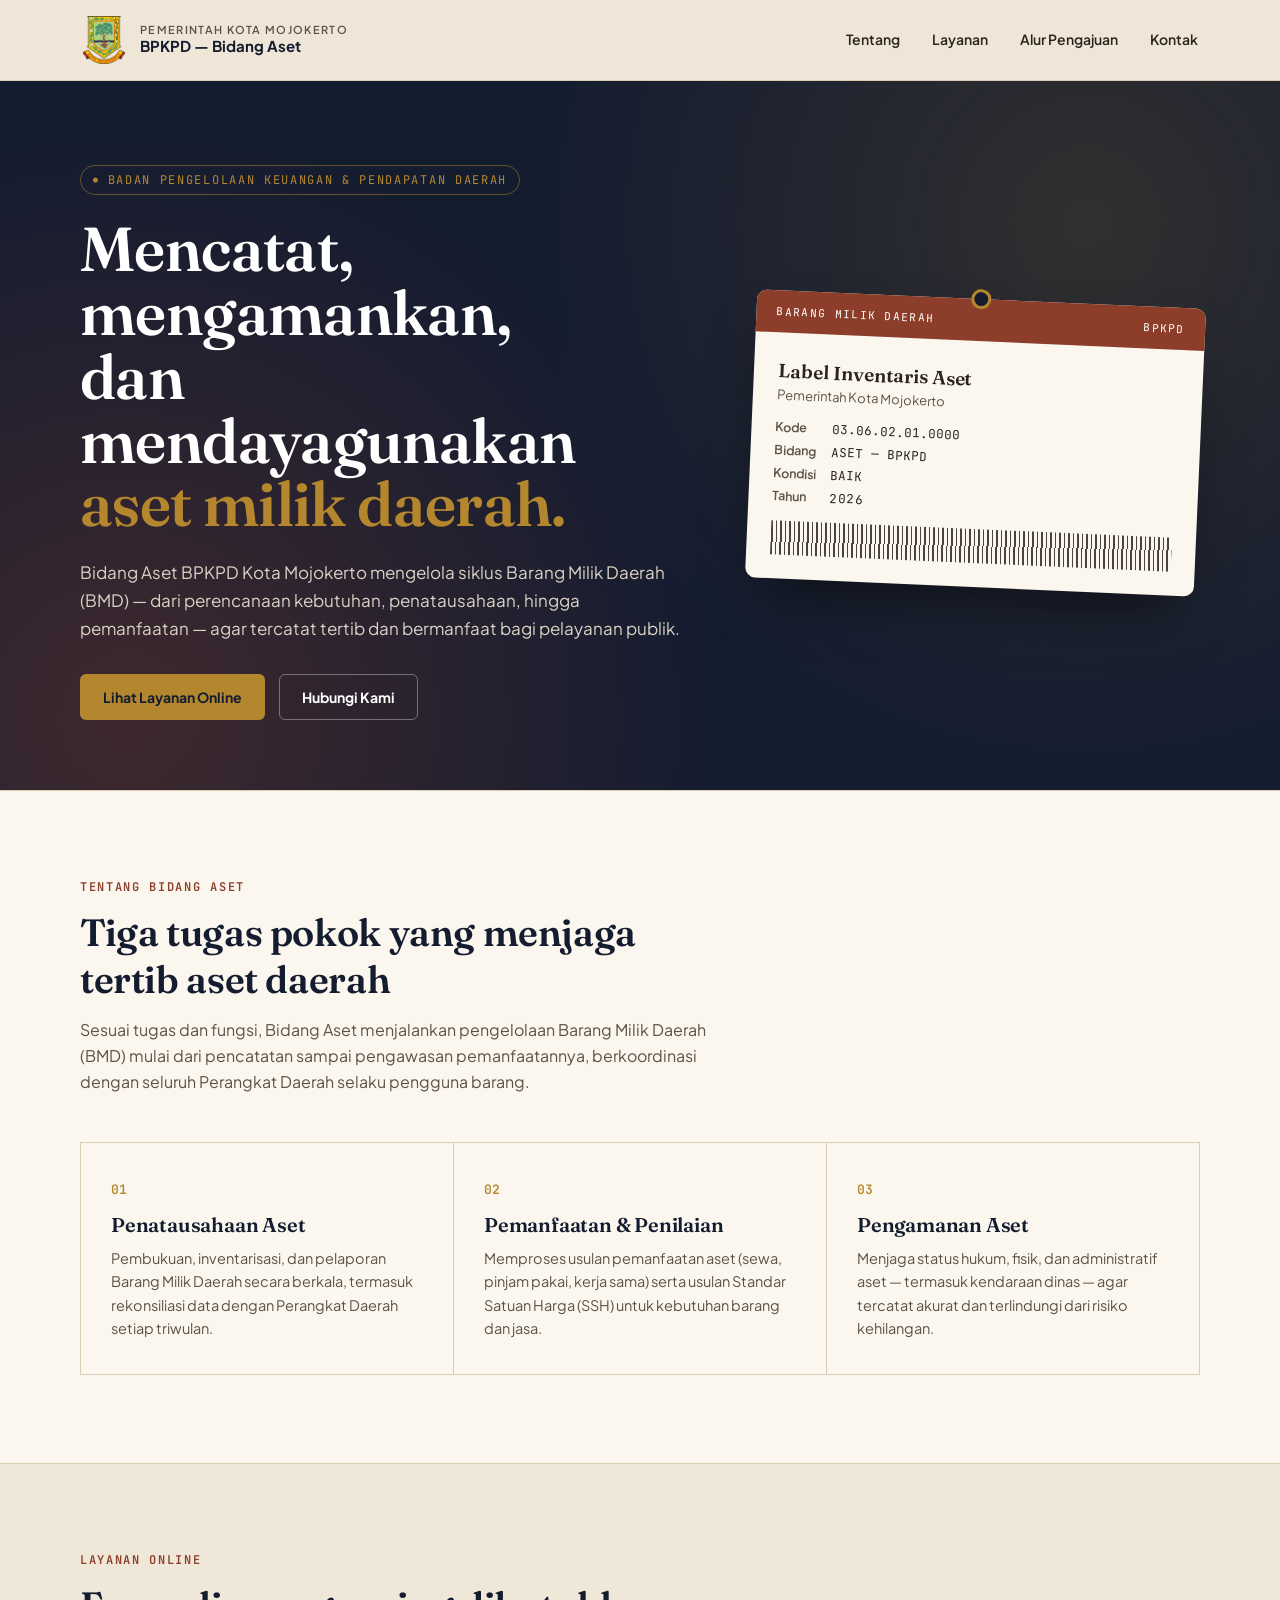
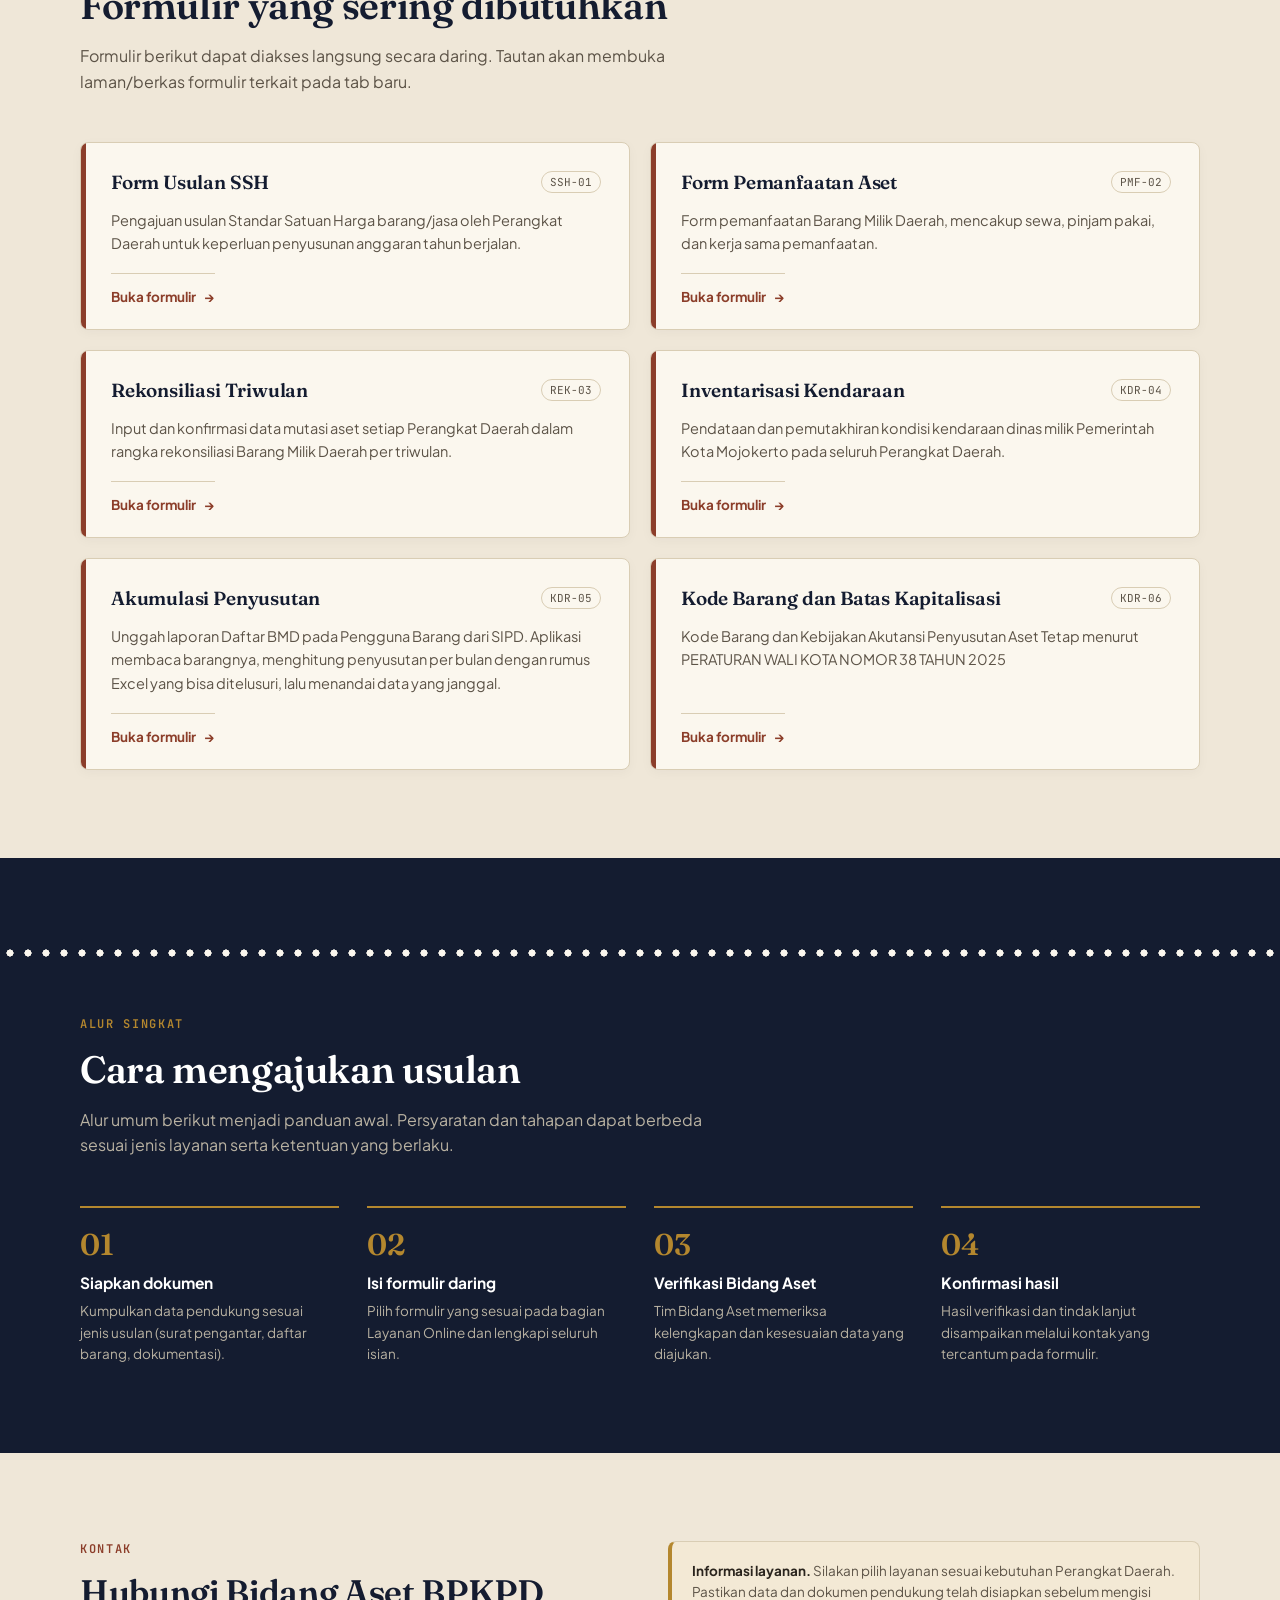
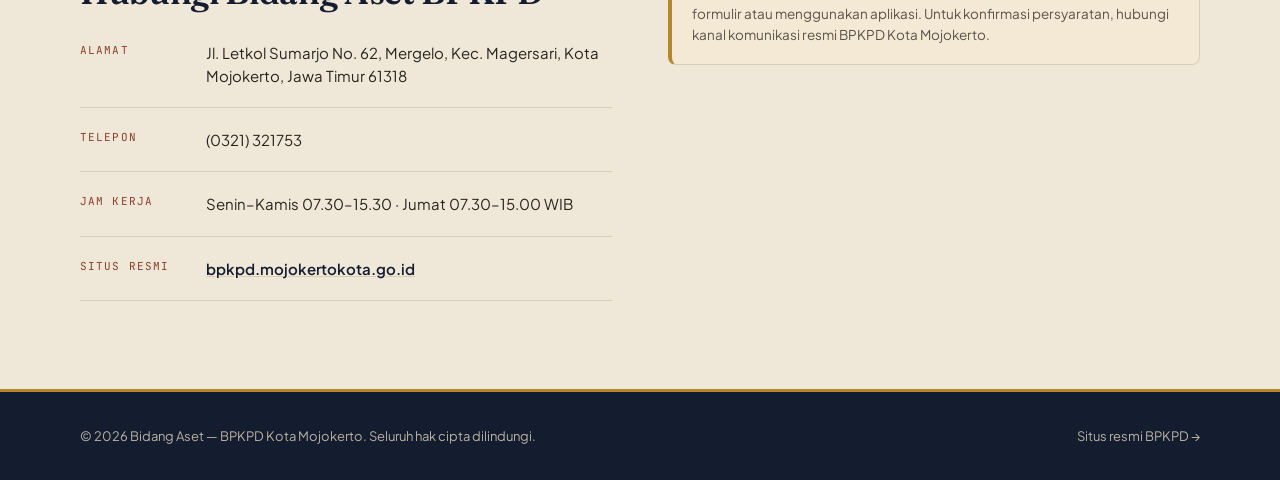
<file: index.html>
<!DOCTYPE html>
<html lang="id">
<head>
<meta charset="UTF-8">
<meta name="viewport" content="width=device-width, initial-scale=1.0">
<title>Bidang Aset — BPKPD Kota Mojokerto</title>
<meta name="description" content="Bidang Aset, Badan Pengelolaan Keuangan dan Pendapatan Daerah (BPKPD) Kota Mojokerto. Layanan usulan SSH, pemanfaatan aset, rekonsiliasi triwulan, dan inventarisasi kendaraan dinas.">
<link rel="icon" href="data:,">
<link id="favicon" rel="shortcut icon" src="assets/logo.png" type="image/png">
<link rel="preconnect" href="https://fonts.googleapis.com">
<link rel="preconnect" href="https://fonts.gstatic.com" crossorigin>
<link href="https://fonts.googleapis.com/css2?family=Fraunces:opsz,wght@9..144,400;9..144,500;9..144,600;9..144,700&family=Plus+Jakarta+Sans:wght@400;500;600;700;800&family=JetBrains+Mono:wght@400;500;600&display=swap" rel="stylesheet">
<style>
  :root{
    --brick:#8C3E2A;
    --brick-deep:#6E2F20;
    --navy:#1E2A46;
    --navy-deep:#141C30;
    --gold:#B4872E;
    --parchment:#EFE7D8;
    --card:#FBF7EE;
    --ink:#2A241D;
    --ink-soft:#5C5347;
    --line:#D9CDB4;
    --radius:2px;
  }
  *{box-sizing:border-box;}
  html{scroll-behavior:smooth;}
  body{
    margin:0;
    background:var(--parchment);
    color:var(--ink);
    font-family:'Plus Jakarta Sans', sans-serif;
    -webkit-font-smoothing:antialiased;
  }
  h1,h2,h3{
    font-family:'Fraunces', serif;
    margin:0;
    color:var(--navy-deep);
    letter-spacing:-0.01em;
  }
  .mono{
    font-family:'JetBrains Mono', monospace;
    letter-spacing:.04em;
  }
  a{color:inherit;}
  img{max-width:100%;display:block;}
  .wrap{max-width:1120px;margin:0 auto;padding:0 28px;}
  :focus-visible{outline:3px solid var(--gold); outline-offset:3px;}

  /* perforated tag edge, reused as a structural motif */
  .tag-edge{
    height:14px;
    background-image:radial-gradient(circle, var(--parchment) 3.5px, transparent 3.6px);
    background-size:18px 18px;
    background-position:center;
  }
  .tag-edge.on-navy{background-image:radial-gradient(circle, var(--navy-deep) 3.5px, transparent 3.6px);}
  .tag-edge.on-card{background-image:radial-gradient(circle, var(--card) 3.5px, transparent 3.6px);}

  /* ---------- header ---------- */
  header{
    position:sticky; top:0; z-index:50;
    background:rgba(239,231,216,.92);
    backdrop-filter:blur(6px);
    border-bottom:1px solid var(--line);
  }
  .nav{
    display:flex; align-items:center; justify-content:space-between;
    padding:16px 0;
  }
  .brand{display:flex; align-items:center; gap:12px;}
  .crest{
    width:40px; height:40px; border-radius:50%;
    background:var(--navy-deep);
    display:flex; align-items:center; justify-content:center;
    color:var(--gold); font-family:'Fraunces',serif; font-weight:700; font-size:18px;
    border:2px solid var(--gold);
    flex-shrink:0;
  }
  .brand-text .eyebrow{
    font-size:11px; text-transform:uppercase; letter-spacing:.12em;
    color:var(--ink-soft); font-weight:600;
  }
  .brand-text .name{font-weight:700; font-size:15px; color:var(--navy-deep);}
  nav.links{display:flex; gap:28px; font-size:14px; font-weight:600;}
  nav.links a{text-decoration:none; color:var(--ink); padding:6px 2px; border-bottom:2px solid transparent;}
  nav.links a:hover{border-color:var(--brick);}
  .menu-btn{display:none; background:none; border:none; cursor:pointer; padding:6px;}
  .menu-btn span{display:block; width:22px; height:2px; background:var(--navy-deep); margin:5px 0;}

  /* ---------- hero ---------- */
  .hero{
    background:var(--navy-deep);
    color:#fff;
    position:relative;
    overflow:hidden;
    padding:72px 0 0;
  }
  .hero::before{
    content:"";
    position:absolute; inset:0;
    background:
      radial-gradient(circle at 85% 20%, rgba(180,135,46,.18), transparent 45%),
      radial-gradient(circle at 10% 90%, rgba(140,62,42,.35), transparent 45%);
    pointer-events:none;
  }
  .hero-grid{
    position:relative;
    display:grid; grid-template-columns:1.15fr .85fr; gap:48px; align-items:center;
    padding-bottom:56px;
  }
  .kicker{
    display:inline-flex; align-items:center; gap:8px;
    font-family:'JetBrains Mono',monospace; font-size:12px; letter-spacing:.14em; text-transform:uppercase;
    color:var(--gold); border:1px solid rgba(180,135,46,.5); padding:6px 12px; border-radius:999px;
    margin-bottom:22px;
  }
  .kicker::before{content:"●"; font-size:8px;}
  .hero h1{
    font-size:clamp(38px, 5.4vw, 62px);
    line-height:1.03;
    color:#fff;
    font-weight:600;
  }
  .hero h1 em{
    font-style:normal; color:var(--gold);
  }
  .hero p.lead{
    margin:22px 0 32px;
    font-size:17px; line-height:1.65;
    color:#D9D2C4;
    max-width:46ch;
  }
  .cta-row{display:flex; gap:14px; flex-wrap:wrap;}
  .btn{
    display:inline-flex; align-items:center; gap:8px;
    padding:13px 22px; border-radius:2px;
    font-weight:700; font-size:14px; text-decoration:none;
    border:1px solid transparent; cursor:pointer; transition:transform .15s ease;
  }
  .btn:hover{transform:translateY(-1px);}
  .btn-gold{background:var(--gold); color:var(--navy-deep);}
  .btn-outline{border-color:rgba(255,255,255,.35); color:#fff;}
  .btn-brick{background:var(--brick); color:#fff;}
  .btn-brick:hover{background:var(--brick-deep);}

  /* the signature: an asset tag card */
  .asset-tag{
    background:var(--card);
    color:var(--ink);
    border-radius:4px;
    box-shadow:0 30px 60px -20px rgba(0,0,0,.55);
    transform:rotate(2.5deg);
    position:relative;
  }
  .asset-tag .tag-top{
    background:var(--brick);
    color:#fff;
    padding:14px 20px;
    display:flex; justify-content:space-between; align-items:center;
  }
  .asset-tag .tag-top .label{
    font-family:'JetBrains Mono',monospace; font-size:11px; letter-spacing:.12em; text-transform:uppercase;
  }
  .asset-tag .tag-body{padding:22px 20px 20px;}
  .asset-tag .tag-body .item-name{font-family:'Fraunces',serif; font-size:19px; font-weight:600; margin-bottom:4px;}
  .asset-tag .tag-body .item-sub{font-size:13px; color:var(--ink-soft); margin-bottom:16px;}
  .asset-tag dl{display:grid; grid-template-columns:auto 1fr; gap:6px 14px; font-size:12.5px; margin:0;}
  .asset-tag dt{color:var(--ink-soft); font-weight:600;}
  .asset-tag dd{margin:0; font-family:'JetBrains Mono',monospace;}
  .asset-tag .barcode{
    margin-top:16px; height:34px;
    background:repeating-linear-gradient(90deg, var(--ink) 0 2px, transparent 2px 5px, var(--ink) 5px 6px, transparent 6px 9px);
    opacity:.85;
  }
  .asset-tag .punch{
    position:absolute; top:-10px; left:50%; transform:translateX(-50%);
    width:20px; height:20px; border-radius:50%;
    background:var(--navy-deep);
    border:3px solid var(--gold);
  }

  section{padding:88px 0;}
  .eyebrow-mono{
    font-family:'JetBrains Mono',monospace; font-size:12px; letter-spacing:.14em; text-transform:uppercase;
    color:var(--brick); font-weight:600; margin-bottom:14px; display:block;
  }
  .section-head{max-width:640px; margin-bottom:48px;}
  .section-head h2{font-size:clamp(28px,3.4vw,38px); font-weight:600;}
  .section-head p{color:var(--ink-soft); font-size:16px; line-height:1.6; margin-top:14px;}

  /* ---------- tentang ---------- */
  .tentang{background:var(--card); border-top:1px solid var(--line); border-bottom:1px solid var(--line);}
  .pillars{display:grid; grid-template-columns:repeat(3,1fr); gap:1px; background:var(--line); border:1px solid var(--line);}
  .pillar{background:var(--card); padding:32px 28px;}
  .pillar .num{font-family:'JetBrains Mono',monospace; color:var(--gold); font-size:13px; font-weight:600;}
  .pillar h3{font-size:20px; margin:14px 0 10px; font-weight:600;}
  .pillar p{color:var(--ink-soft); font-size:14.5px; line-height:1.6; margin:0;}

  /* ---------- layanan ---------- */
  .services{display:grid; grid-template-columns:repeat(2,1fr); gap:20px;}
  .svc-card{
    background:var(--card); border:1px solid var(--line); border-radius:3px;
    padding:26px 26px 24px; display:flex; flex-direction:column; gap:14px;
    position:relative; overflow:hidden;
  }
  .svc-card::before{
    content:""; position:absolute; left:0; top:0; bottom:0; width:4px; background:var(--brick);
  }
  .svc-head{display:flex; align-items:flex-start; justify-content:space-between; gap:12px;}
  .svc-code{font-family:'JetBrains Mono',monospace; font-size:11px; color:var(--ink-soft); border:1px solid var(--line); padding:3px 8px; border-radius:999px;}
  .svc-card h3{font-size:19px; font-weight:600; line-height:1.25;}
  .svc-card p{color:var(--ink-soft); font-size:14.5px; line-height:1.6; margin:0; flex-grow:1;}
  .svc-link{
    display:inline-flex; align-items:center; gap:8px;
    font-weight:700; font-size:13.5px; text-decoration:none; color:var(--brick);
    border-top:1px solid var(--line); padding-top:14px; margin-top:4px;
  }
  .svc-link:hover{color:var(--brick-deep);}
  .svc-link .arrow{transition:transform .15s ease;}
  .svc-link:hover .arrow{transform:translateX(3px);}

  /* ---------- alur ---------- */
  .alur{background:var(--navy-deep); color:#fff;}
  .alur .section-head h2{color:#fff;}
  .alur .section-head p{color:#B9B2A2;}
  .steps{display:grid; grid-template-columns:repeat(4,1fr); gap:24px;}
  .step{border-top:2px solid var(--gold); padding-top:18px;}
  .step .step-num{font-family:'Fraunces',serif; font-size:30px; color:var(--gold); font-weight:600;}
  .step h4{color:#fff; font-size:15.5px; font-weight:700; margin:10px 0 8px; font-family:'Plus Jakarta Sans',sans-serif;}
  .step p{color:#B9B2A2; font-size:13.5px; line-height:1.6; margin:0;}

  /* ---------- kontak ---------- */
  .kontak-grid{display:grid; grid-template-columns:1fr 1fr; gap:56px; align-items:start;}
  .info-list{list-style:none; margin:0; padding:0; display:flex; flex-direction:column; gap:20px;}
  .info-list li{display:flex; gap:16px; padding-bottom:20px; border-bottom:1px solid var(--line);}
  .info-list .k{font-family:'JetBrains Mono',monospace; font-size:11px; text-transform:uppercase; letter-spacing:.1em; color:var(--brick); width:110px; flex-shrink:0; padding-top:2px;}
  .info-list .v{font-size:15px; line-height:1.55;}
  .info-list .v a{color:var(--navy-deep); font-weight:600; text-decoration:underline; text-decoration-color:var(--line);}
  .notice{
    background:#F3E9D5; border:1px solid var(--line); border-left:4px solid var(--gold);
    padding:18px 20px; font-size:13.5px; line-height:1.6; color:var(--ink-soft); border-radius:2px;
  }
  .notice strong{color:var(--ink);}

  footer{background:var(--navy-deep); color:#B9B2A2; padding:36px 0; font-size:13px;}
  .foot-row{display:flex; justify-content:space-between; align-items:center; flex-wrap:wrap; gap:12px;}
  .foot-row a{color:#B9B2A2; text-decoration:none;}
  .foot-row a:hover{color:#fff;}

  @media (max-width: 860px){
    .hero-grid{grid-template-columns:1fr;}
    .asset-tag{transform:rotate(0deg); max-width:360px;}
    .pillars{grid-template-columns:1fr;}
    .services{grid-template-columns:1fr;}
    .steps{grid-template-columns:1fr 1fr;}
    .kontak-grid{grid-template-columns:1fr; gap:36px;}
    nav.links{
      position:absolute; top:100%; left:0; right:0;
      background:var(--parchment); flex-direction:column; padding:16px 28px;
      border-bottom:1px solid var(--line);
      display:none;
    }
    nav.links.open{display:flex;}
    .menu-btn{display:block;}
  }
  @media (prefers-reduced-motion: reduce){
    html{scroll-behavior:auto;}
    .btn:hover{transform:none;}
  }

  /* ---------- penyempurnaan visual & aksesibilitas ---------- */
  :root {
    --radius: 8px;
    --shadow-soft: 0 12px 32px rgba(20, 28, 48, .08);
  }

  .brand-logo {
    display: block;
    width: 48px;
    height: 48px;
    object-fit: contain;
    flex: 0 0 48px;
  }

  .wrap { width: min(100% - 40px, 1160px); padding-left: 0; padding-right: 0; }
  .nav { min-height: 78px; gap: 24px; }
  .brand { min-width: 0; }
  .brand-text .name { line-height: 1.35; }
  nav.links { align-items: center; gap: clamp(14px, 2.2vw, 28px); }
  nav.links a { transition: color .2s ease, border-color .2s ease; }
  nav.links a:hover, nav.links a:focus-visible { color: var(--brick); }

  .hero { padding-top: clamp(54px, 7vw, 84px); }
  .hero-grid { gap: clamp(30px, 5vw, 64px); }
  .hero h1 { max-width: 760px; }
  .hero p.lead { max-width: 58ch; }
  .asset-tag { border-radius: 10px; }
  .asset-tag .tag-top { border-radius: 10px 10px 0 0; }
  .asset-tag .tag-body { padding: 26px 24px 24px; }

  .btn { border-radius: 6px; transition: transform .2s ease, box-shadow .2s ease, background .2s ease; }
  .btn:hover { box-shadow: 0 8px 18px rgba(0,0,0,.16); }
  .btn:focus-visible, .svc-link:focus-visible, nav.links a:focus-visible {
    outline: 3px solid var(--gold);
    outline-offset: 4px;
  }

  .pillar, .svc-card { transition: transform .2s ease, box-shadow .2s ease, border-color .2s ease; }
  .pillar { padding: 34px 30px; }
  .svc-card {
    border-radius: 8px;
    padding: 28px 28px 24px 30px;
    box-shadow: 0 3px 12px rgba(20, 28, 48, .035);
  }
  .svc-card:hover {
    transform: translateY(-4px);
    border-color: #c5b48f;
    box-shadow: var(--shadow-soft);
  }
  .svc-card::before { width: 5px; }
  .svc-link { width: fit-content; }
  .steps { gap: 28px; }
  .step { padding-right: 8px; }
  .notice { border-radius: 8px; }
  footer { border-top: 3px solid var(--gold); }

  /* Smooth anchor navigation without hiding headings under sticky header. */
  section[id] { scroll-margin-top: 92px; }

  @media (max-width: 860px) {
    .wrap { width: min(100% - 36px, 680px); }
    .nav { min-height: 70px; padding: 10px 0; }
    nav.links {
      top: 100%;
      padding: 18px max(18px, calc((100vw - 680px) / 2));
      gap: 8px;
      box-shadow: 0 12px 18px rgba(20, 28, 48, .08);
    }
    nav.links a { padding: 10px 4px; }
    .hero { padding-top: 52px; }
    .hero-grid { padding-bottom: 48px; }
    .asset-tag { width: min(100%, 380px); }
    section { padding: 68px 0; }
  }

  @media (max-width: 560px) {
    .wrap { width: min(100% - 32px, 480px); }
    .brand { gap: 9px; }
    .brand-logo { width: 40px; height: 40px; flex-basis: 40px; }
    .brand-text .eyebrow { font-size: 9px; letter-spacing: .08em; }
    .brand-text .name { font-size: 13px; }
    .menu-btn { flex: 0 0 auto; }
    .hero { padding-top: 42px; }
    .kicker { font-size: 10px; letter-spacing: .08em; }
    .hero h1 { font-size: clamp(35px, 10vw, 48px); }
    .hero p.lead { font-size: 15px; }
    .cta-row { flex-direction: column; align-items: stretch; }
    .cta-row .btn { justify-content: center; }
    .asset-tag .tag-body { padding: 20px 18px; }
    .pillars { grid-template-columns: 1fr; }
    .steps { grid-template-columns: 1fr; gap: 24px; }
    .kontak-grid { gap: 28px; }
    .info-list li { gap: 10px; }
    .info-list .k { width: 92px; font-size: 10px; }
    .info-list .v { font-size: 13px; overflow-wrap: anywhere; }
    .foot-row { align-items: flex-start; flex-direction: column; }
  }

  @media (prefers-reduced-motion: reduce) {
    *, *::before, *::after {
      scroll-behavior: auto !important;
      transition-duration: .01ms !important;
      animation-duration: .01ms !important;
      animation-iteration-count: 1 !important;
    }
  }

</style>
</head>
<body>

<header>
 <div class="wrap nav"> 
    <div class="brand"> 
        <img class="brand-logo" src="assets/logo.png" alt="Lambang Pemerintah Kota Mojokerto" width="88" height="88">
      <div class="brand-text"> 
        <div class="eyebrow">Pemerintah Kota Mojokerto</div> 
        <div class="name">BPKPD — Bidang Aset</div> 
      </div> 
    </div>
    <nav class="links" id="navLinks" aria-label="Navigasi utama">
      <a href="#tentang">Tentang</a>
      <a href="#layanan">Layanan</a>
      <a href="#alur">Alur Pengajuan</a>
      <a href="#kontak">Kontak</a>
    </nav>
    <button class="menu-btn" id="menuBtn" type="button" aria-label="Buka menu" aria-controls="navLinks" aria-expanded="false">
      <span></span><span></span><span></span>
    </button>
  </div>
</header>

<section class="hero">
  <div class="wrap hero-grid">
    <div>
      <span class="kicker">Badan Pengelolaan Keuangan &amp; Pendapatan Daerah</span>
      <h1>Mencatat, mengamankan,<br>dan mendayagunakan<br><em>aset milik daerah.</em></h1>
      <p class="lead">Bidang Aset BPKPD Kota Mojokerto mengelola siklus Barang Milik Daerah (BMD) — dari perencanaan kebutuhan, penatausahaan, hingga pemanfaatan — agar tercatat tertib dan bermanfaat bagi pelayanan publik.</p>
      <div class="cta-row">
        <a href="#layanan" class="btn btn-gold">Lihat Layanan Online</a>
        <a href="#kontak" class="btn btn-outline">Hubungi Kami</a>
      </div>
    </div>
    <div class="asset-tag" role="img" aria-label="Contoh label inventaris Barang Milik Daerah">
      <div class="punch"></div>
      <div class="tag-top">
        <span class="label">Barang Milik Daerah</span>
        <span class="label">BPKPD</span>
      </div>
      <div class="tag-body">
        <div class="item-name">Label Inventaris Aset</div>
        <div class="item-sub">Pemerintah Kota Mojokerto</div>
        <dl>
          <dt>Kode</dt><dd>03.06.02.01.0000</dd>
          <dt>Bidang</dt><dd>ASET — BPKPD</dd>
          <dt>Kondisi</dt><dd>BAIK</dd>
          <dt>Tahun</dt><dd class="mono">2026</dd>
        </dl>
        <div class="barcode" aria-hidden="true"></div>
      </div>
    </div>
  </div>
  <div class="tag-edge on-navy"></div>
</section>

<section class="tentang" id="tentang">
  <div class="wrap">
    <div class="section-head">
      <span class="eyebrow-mono">Tentang Bidang Aset</span>
      <h2>Tiga tugas pokok yang menjaga tertib aset daerah</h2>
      <p>Sesuai tugas dan fungsi, Bidang Aset menjalankan pengelolaan Barang Milik Daerah (BMD) mulai dari pencatatan sampai pengawasan pemanfaatannya, berkoordinasi dengan seluruh Perangkat Daerah selaku pengguna barang.</p>
    </div>
    <div class="pillars">
      <div class="pillar">
        <span class="num">01</span>
        <h3>Penatausahaan Aset</h3>
        <p>Pembukuan, inventarisasi, dan pelaporan Barang Milik Daerah secara berkala, termasuk rekonsiliasi data dengan Perangkat Daerah setiap triwulan.</p>
      </div>
      <div class="pillar">
        <span class="num">02</span>
        <h3>Pemanfaatan &amp; Penilaian</h3>
        <p>Memproses usulan pemanfaatan aset (sewa, pinjam pakai, kerja sama) serta usulan Standar Satuan Harga (SSH) untuk kebutuhan barang dan jasa.</p>
      </div>
      <div class="pillar">
        <span class="num">03</span>
        <h3>Pengamanan Aset</h3>
        <p>Menjaga status hukum, fisik, dan administratif aset — termasuk kendaraan dinas — agar tercatat akurat dan terlindungi dari risiko kehilangan.</p>
      </div>
    </div>
  </div>
</section>

<section id="layanan">
  <div class="wrap">
    <div class="section-head">
      <span class="eyebrow-mono">Layanan Online</span>
      <h2>Formulir yang sering dibutuhkan</h2>
      <p>Formulir berikut dapat diakses langsung secara daring. Tautan akan membuka laman/berkas formulir terkait pada tab baru.</p>
    </div>
    <div class="services">

      <div class="svc-card">
        <div class="svc-head">
          <h3>Form Usulan SSH</h3>
          <span class="svc-code">SSH-01</span>
        </div>
        <p>Pengajuan usulan Standar Satuan Harga barang/jasa oleh Perangkat Daerah untuk keperluan penyusunan anggaran tahun berjalan.</p>
        <a class="svc-link" href="https://sites.google.com/view/sshkotamojokerto/home" target="_blank" rel="noopener">Buka formulir <span class="arrow">→</span></a>
      </div>

      <div class="svc-card">
        <div class="svc-head">
          <h3>Form Pemanfaatan Aset</h3>
          <span class="svc-code">PMF-02</span>
        </div>
        <p>Form pemanfaatan Barang Milik Daerah, mencakup sewa, pinjam pakai, dan kerja sama pemanfaatan.</p>
        <a class="svc-link" href="https://asetkomo.github.io/bmdkotamojokerto/" target="_blank" rel="noopener">Buka formulir <span class="arrow">→</span></a>
      </div>

      <div class="svc-card">
        <div class="svc-head">
          <h3>Rekonsiliasi Triwulan</h3>
          <span class="svc-code">REK-03</span>
        </div>
        <p>Input dan konfirmasi data mutasi aset setiap Perangkat Daerah dalam rangka rekonsiliasi Barang Milik Daerah per triwulan.</p>
        <a class="svc-link" href="https://drive.google.com/drive/folders/1qfHvPAt7FncmH9fDkIoaxsfAValddBFj" target="_blank" rel="noopener">Buka formulir <span class="arrow">→</span></a>
      </div>

      <div class="svc-card">
        <div class="svc-head">
          <h3>Inventarisasi Kendaraan</h3>
          <span class="svc-code">KDR-04</span>
        </div>
        <p>Pendataan dan pemutakhiran kondisi kendaraan dinas milik Pemerintah Kota Mojokerto pada seluruh Perangkat Daerah.</p>
        <a class="svc-link" href="akses-inventarisasi-kendaraan.html">Buka formulir <span class="arrow">→</span></a>
      </div>
       <div class="svc-card">
        <div class="svc-head">
          <h3>Akumulasi Penyusutan</h3>
          <span class="svc-code">KDR-05</span>
        </div>
        <p>Unggah laporan Daftar BMD pada Pengguna Barang dari SIPD. Aplikasi membaca barangnya, menghitung penyusutan per bulan dengan rumus Excel yang bisa ditelusuri, lalu menandai data yang janggal.</p>
        <a class="svc-link" href="https://akumulasi.vercel.app/" target="_blank" rel="noopener">Buka formulir <span class="arrow">→</span></a>
      </div>
      <div class="svc-card">
        <div class="svc-head">
          <h3>Kode Barang dan Batas Kapitalisasi</h3>
          <span class="svc-code">KDR-06</span>
        </div>
        <p>Kode Barang dan Kebijakan Akutansi Penyusutan Aset Tetap menurut PERATURAN WALI KOTA NOMOR 38 TAHUN 2025</p>
        <a class="svc-link" href="https://docs.google.com/spreadsheets/d/1xC8EULM77AL3IWqYI6nLV7NZF9AYeEqkllyBmERMQKA/edit?usp=sharing" target="_blank" rel="noopener">Buka formulir <span class="arrow">→</span></a>
      </div>

    </div>
  </div>
</section>

<section class="alur" id="alur">
  <div class="tag-edge on-card" style="transform:rotate(180deg)"></div>
  <div class="wrap" style="padding-top:56px;">
    <div class="section-head">
      <span class="eyebrow-mono" style="color:var(--gold);">Alur Singkat</span>
      <h2>Cara mengajukan usulan</h2>
      <p>Alur umum berikut menjadi panduan awal. Persyaratan dan tahapan dapat berbeda sesuai jenis layanan serta ketentuan yang berlaku.</p>
    </div>
    <div class="steps">
      <div class="step">
        <div class="step-num">01</div>
        <h4>Siapkan dokumen</h4>
        <p>Kumpulkan data pendukung sesuai jenis usulan (surat pengantar, daftar barang, dokumentasi).</p>
      </div>
      <div class="step">
        <div class="step-num">02</div>
        <h4>Isi formulir daring</h4>
        <p>Pilih formulir yang sesuai pada bagian Layanan Online dan lengkapi seluruh isian.</p>
      </div>
      <div class="step">
        <div class="step-num">03</div>
        <h4>Verifikasi Bidang Aset</h4>
        <p>Tim Bidang Aset memeriksa kelengkapan dan kesesuaian data yang diajukan.</p>
      </div>
      <div class="step">
        <div class="step-num">04</div>
        <h4>Konfirmasi hasil</h4>
        <p>Hasil verifikasi dan tindak lanjut disampaikan melalui kontak yang tercantum pada formulir.</p>
      </div>
    </div>
  </div>
</section>

<section id="kontak">
  <div class="wrap kontak-grid">
    <div>
      <span class="eyebrow-mono">Kontak</span>
      <h2 style="font-size:clamp(26px,3vw,34px); font-weight:600; margin-bottom:28px;">Hubungi Bidang Aset BPKPD</h2>
      <ul class="info-list">
        <li>
          <span class="k">Alamat</span>
          <span class="v">Jl. Letkol Sumarjo No. 62, Mergelo, Kec. Magersari, Kota Mojokerto, Jawa Timur 61318</span>
        </li>
        <li>
          <span class="k">Telepon</span>
          <span class="v">(0321) 321753</span>
        </li>
        <li>
          <span class="k">Jam Kerja</span>
          <span class="v">Senin–Kamis 07.30–15.30 · Jumat 07.30–15.00 WIB</span>
        </li>
        <li>
          <span class="k">Situs Resmi</span>
          <span class="v"><a href="https://bpkpd.mojokertokota.go.id/" target="_blank" rel="noopener">bpkpd.mojokertokota.go.id</a></span>
        </li>
      </ul>
    </div>
    <div>
      <div class="notice">
        <strong>Informasi layanan.</strong> Silakan pilih layanan sesuai kebutuhan Perangkat Daerah. Pastikan data dan dokumen pendukung telah disiapkan sebelum mengisi formulir atau menggunakan aplikasi. Untuk konfirmasi persyaratan, hubungi kanal komunikasi resmi BPKPD Kota Mojokerto.
      </div>
    </div>
  </div>
</section>

<footer>
  <div class="wrap foot-row">
    <span>© <span id="year">2026</span> Bidang Aset — BPKPD Kota Mojokerto. Seluruh hak cipta dilindungi.</span>
    <a href="https://bpkpd.mojokertokota.go.id/" target="_blank" rel="noopener">Situs resmi BPKPD →</a>
  </div>
</footer>

<script>
  (() => {
    const menuButton = document.getElementById('menuBtn');
    const navigation = document.getElementById('navLinks');
    const year = document.getElementById('year');

    if (year) year.textContent = new Date().getFullYear();

    if (!menuButton || !navigation) return;

    const closeMenu = () => {
      navigation.classList.remove('open');
      menuButton.setAttribute('aria-expanded', 'false');
      menuButton.setAttribute('aria-label', 'Buka menu');
    };

    menuButton.addEventListener('click', () => {
      const isOpen = navigation.classList.toggle('open');
      menuButton.setAttribute('aria-expanded', String(isOpen));
      menuButton.setAttribute('aria-label', isOpen ? 'Tutup menu' : 'Buka menu');
    });

    navigation.querySelectorAll('a').forEach((link) => {
      link.addEventListener('click', closeMenu);
    });

    document.addEventListener('keydown', (event) => {
      if (event.key === 'Escape') {
        closeMenu();
        menuButton.focus();
      }
    });

    document.addEventListener('click', (event) => {
      if (!navigation.contains(event.target) && !menuButton.contains(event.target)) {
        closeMenu();
      }
    });

    window.addEventListener('resize', () => {
      if (window.innerWidth > 860) closeMenu();
    });
  })();
</script>

</body>
</html>
</file>
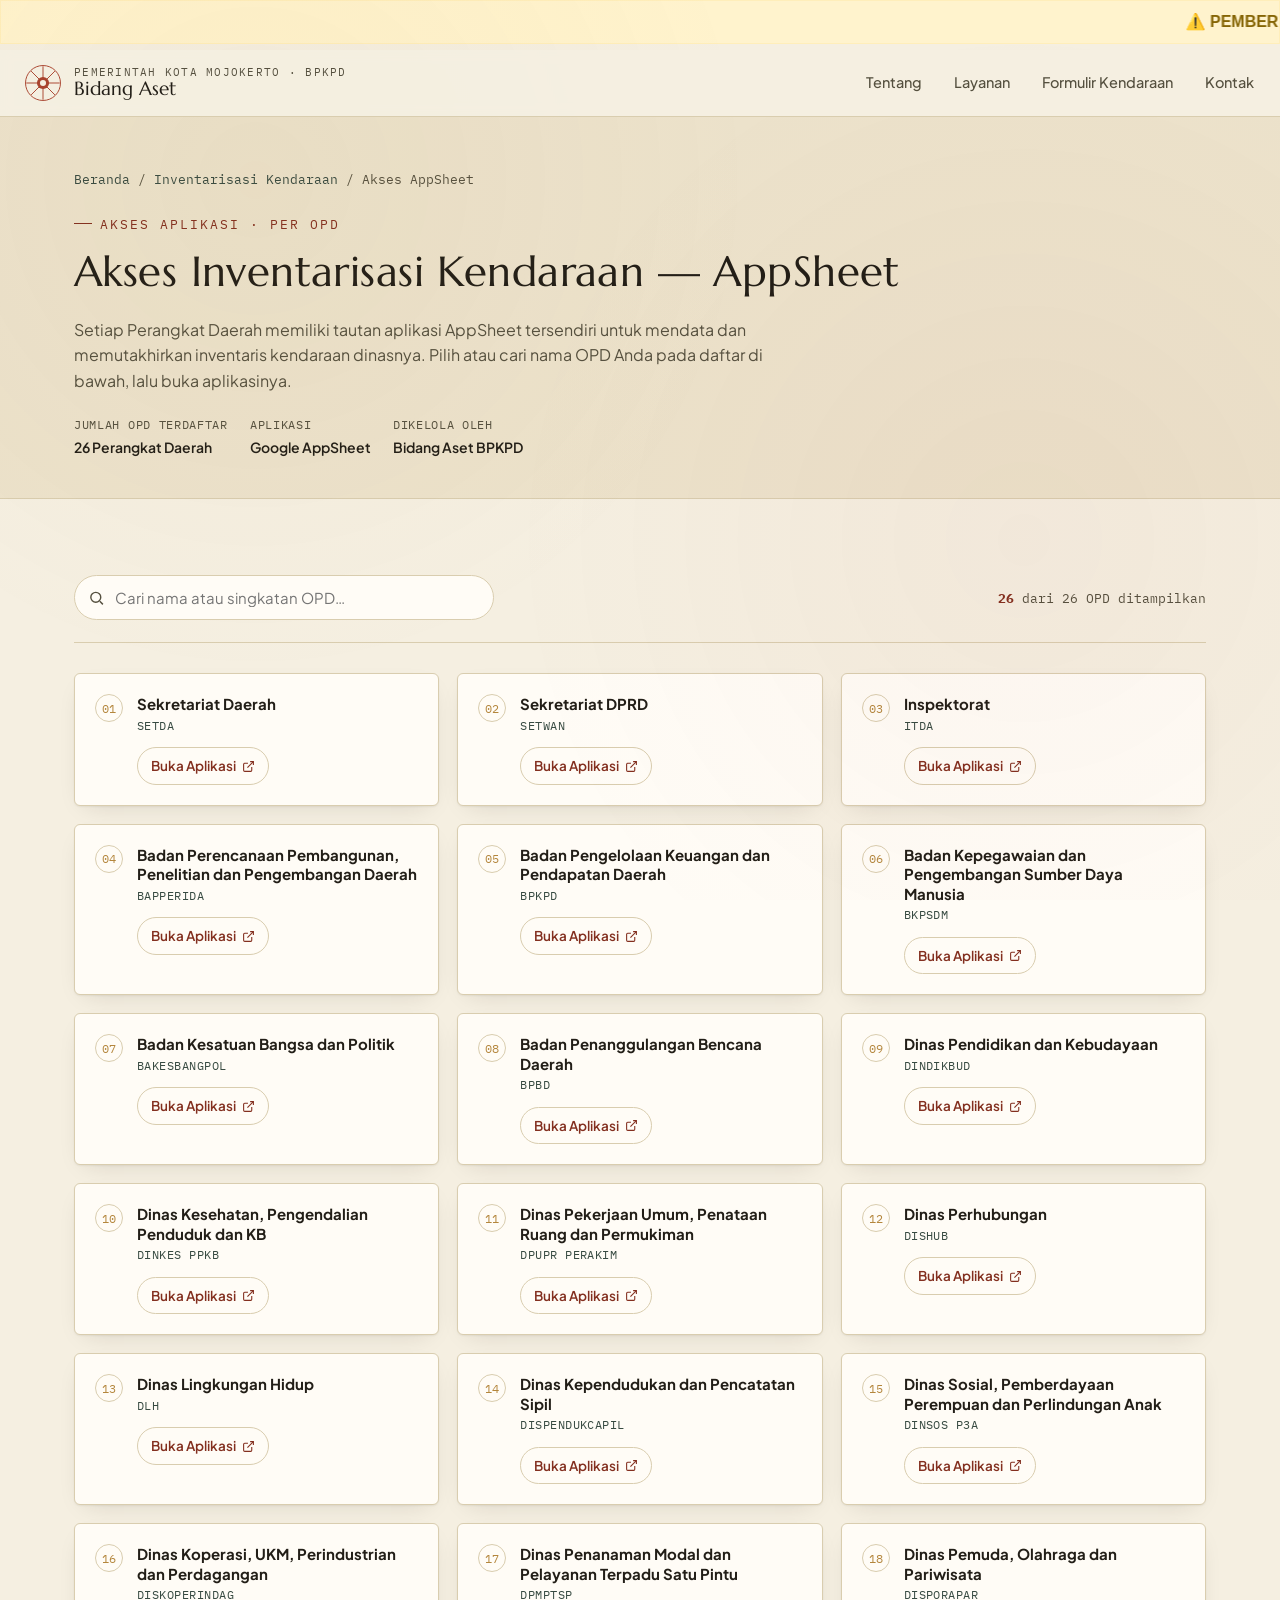
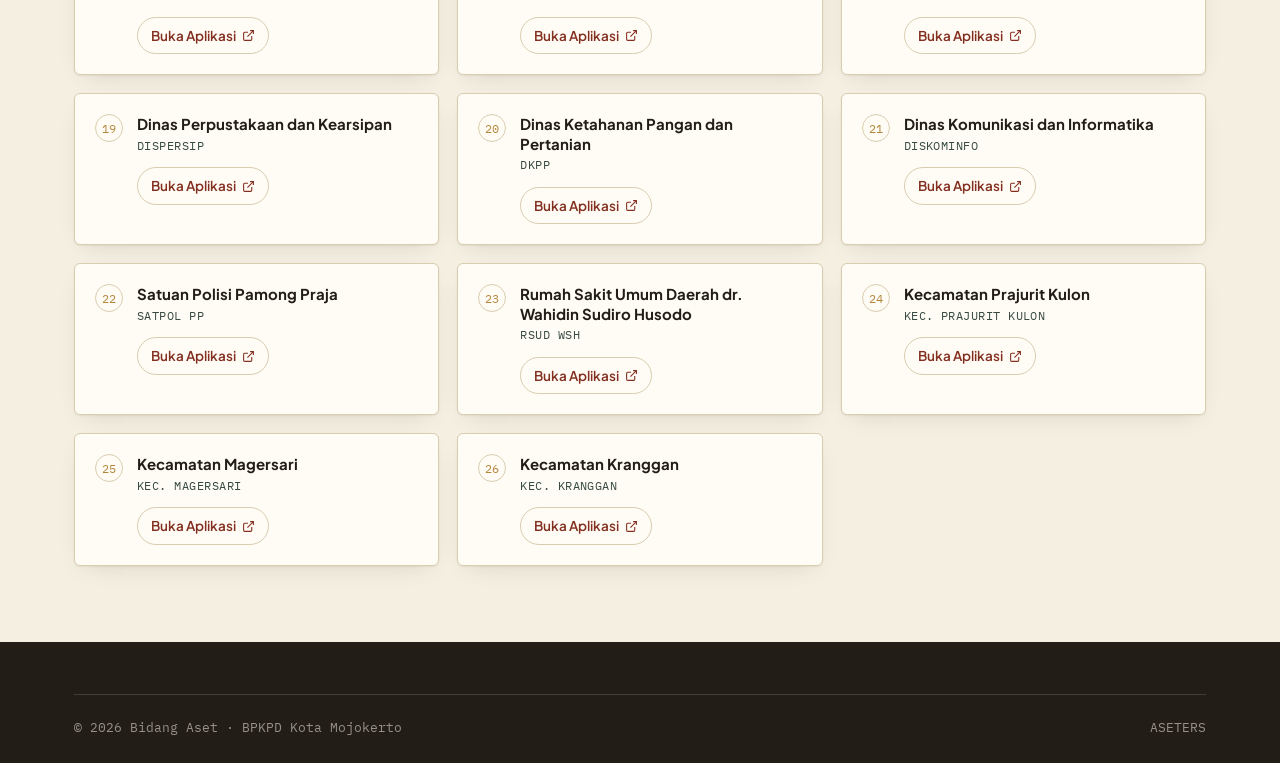
<file: akses-inventarisasi-kendaraan.html>
<!DOCTYPE html>
<html lang="id">
<head>
<meta charset="UTF-8">
<meta name="viewport" content="width=device-width, initial-scale=1.0">
<title>Akses Inventarisasi Kendaraan (AppSheet) — Bidang Aset BPKPD Kota Mojokerto</title>
<meta name="description" content="Direktori akses aplikasi AppSheet inventarisasi kendaraan dinas per Perangkat Daerah, Bidang Aset BPKPD Kota Mojokerto.">
<link rel="stylesheet" href="assets/css/style.css">
</head>
<body>
<marquee background-color="#fff3cd" behavior="scroll" direction="left" scrollamount="6" onmouseover="this.stop();" onmouseout="this.start();" style="padding: 8px; background: #fff3cd; color: #856404; font-family: sans-serif; border: 1px solid #ffeeba;">
  ⚠️ <b>PEMBERITAHUAN:</b> Inventarisasi kendaraan ini sangat penting untuk dilaksanakan secara maksimal demi keberadaan kendaraan dinas yang terpetakan secara akurat.
</marquee>
<header class="site-header">
  <div class="header-inner">
    <a class="brand" href="index.html">
      <svg class="brand-mark" viewBox="0 0 100 100" fill="none" xmlns="http://www.w3.org/2000/svg" aria-hidden="true">
        <circle cx="50" cy="50" r="46" fill="none" stroke="currentColor" stroke-width="2.5"/>
        <g stroke="currentColor" stroke-width="2.5">
          <path d="M50 6 L50 94"/><path d="M6 50 L94 50"/>
          <path d="M18.7 18.7 L81.3 81.3"/><path d="M81.3 18.7 L18.7 81.3"/>
        </g>
        <circle cx="50" cy="50" r="16" fill="currentColor"/>
        <circle cx="50" cy="50" r="8" fill="#F5EFE1"/>
      </svg>
      <span class="brand-text">
        <span class="kop">Pemerintah Kota Mojokerto · BPKPD</span>
        <span class="nama">Bidang Aset</span>
      </span>
    </a>
    <nav class="main-nav" aria-label="Navigasi utama">
      <a href="index.html#tentang">Tentang</a>
      <a href="index.html#layanan">Layanan</a>
      <a href="inventarisasi-kendaraan.html">Formulir Kendaraan</a>
      <a href="index.html#kontak">Kontak</a>
    </nav>
    <button class="nav-toggle" aria-label="Buka menu" aria-expanded="false">
      <svg viewBox="0 0 24 24" fill="none" stroke="currentColor" stroke-width="2"><path d="M3 6h18M3 12h18M3 18h18"/></svg>
    </button>
  </div>
</header>

<main id="konten">
  <section class="page-hero">
    <div class="container">
      <div class="breadcrumb"><a href="index.html">Beranda</a> / <a href="inventarisasi-kendaraan.html">Inventarisasi Kendaraan</a> / Akses AppSheet</div>
      <span class="eyebrow">Akses Aplikasi · Per OPD</span>
      <h1>Akses Inventarisasi Kendaraan — AppSheet</h1>
      <p class="lede">Setiap Perangkat Daerah memiliki tautan aplikasi AppSheet tersendiri untuk mendata dan memutakhirkan inventaris kendaraan dinasnya. Pilih atau cari nama OPD Anda pada daftar di bawah, lalu buka aplikasinya.</p>
      <div class="meta-row">
        <div class="meta-pill">Jumlah OPD terdaftar<b>26 Perangkat Daerah</b></div>
        <div class="meta-pill">Aplikasi<b>Google AppSheet</b></div>
        <div class="meta-pill">Dikelola oleh<b>Bidang Aset BPKPD</b></div>
      </div>
    </div>
  </section>

  <section class="section">
    <div class="container">

      <div class="directory-toolbar">
        <label class="directory-search">
          <svg viewBox="0 0 24 24" fill="none" stroke="currentColor" stroke-width="2" aria-hidden="true"><circle cx="11" cy="11" r="7"/><path d="M21 21l-4.3-4.3"/></svg>
          <input type="text" id="search-opd" placeholder="Cari nama atau singkatan OPD…" aria-label="Cari OPD">
        </label>
        <span class="directory-count"><b id="count-visible">26</b> dari 26 OPD ditampilkan</span>
      </div>

      <div class="link-grid" id="link-grid"></div>
      <p class="no-results" id="no-results">Tidak ada OPD yang cocok dengan pencarian Anda.</p>

    </div>
  </section>
</main>

<footer class="site-footer">
  <div class="container">
    <div class="footer-bottom">
      <span>© <span data-year></span> Bidang Aset · BPKPD Kota Mojokerto</span>
      <span>ASETERS</span>
    </div>
  </div>
</footer>

<script src="assets/js/main.js"></script>
<script src="assets/js/appsheet-links.js"></script>
<script>
  const grid = document.getElementById('link-grid');
  const searchInput = document.getElementById('search-opd');
  const countEl = document.getElementById('count-visible');
  const noResults = document.getElementById('no-results');
  const total = APPSHEET_LINKS.length;

  function iconExternal(){
    return `<svg viewBox="0 0 24 24" fill="none" stroke="currentColor" stroke-width="2"><path d="M18 13v6a2 2 0 01-2 2H5a2 2 0 01-2-2V8a2 2 0 012-2h6"/><path d="M15 3h6v6"/><path d="M10 14L21 3"/></svg>`;
  }

  function render(list){
    grid.innerHTML = list.map(item => {
      const pending = !item.url || item.url === '#';
      return `
        <div class="link-card ${pending ? 'is-pending' : ''}" data-name="${item.opd.toLowerCase()} ${item.singkatan.toLowerCase()}">
          <span class="idx">${String(item.no).padStart(2,'0')}</span>
          <div class="body">
            <div class="opd-name">${item.opd}</div>
            <span class="opd-singkatan">${item.singkatan}${pending ? '<span class="badge-pending">Belum diatur</span>' : ''}</span>
            <a class="open-btn" href="${item.url}" target="_blank" rel="noopener" ${pending ? 'aria-disabled="true" tabindex="-1"' : ''}>
              Buka Aplikasi ${iconExternal()}
            </a>
          </div>
        </div>`;
    }).join('');
  }

  const dataWithIndex = APPSHEET_LINKS.map((item, i) => ({ ...item, no: i + 1 }));
  render(dataWithIndex);

  searchInput.addEventListener('input', () => {
    const q = searchInput.value.trim().toLowerCase();
    const filtered = dataWithIndex.filter(item =>
      item.opd.toLowerCase().includes(q) || item.singkatan.toLowerCase().includes(q)
    );
    render(filtered);
    countEl.textContent = filtered.length;
    noResults.style.display = filtered.length ? 'none' : 'block';
    grid.style.display = filtered.length ? 'grid' : 'none';
  });
</script>
</body>
</html>
</file>
<file: assets/css/style.css>
/* ==========================================================================
   BIDANG ASET — BPKPD KOTA MOJOKERTO
   Design language: candi terracotta, surya majapahit, aksara prasasti.
   ========================================================================== */

@import url('https://fonts.googleapis.com/css2?family=Marcellus&family=Plus+Jakarta+Sans:ital,wght@0,400;0,500;0,600;0,700;0,800;1,400&family=IBM+Plex+Mono:wght@400;500;600&display=swap');

:root{
  /* --- palet: batu candi, tanah liat, perunggu berpatina --- */
  --parchment:      #F5EFE1;
  --parchment-deep: #ECE2CB;
  --ink:             #221E17;
  --ink-soft:        #55503F;
  --brick:           #A8432E;
  --brick-deep:      #832F1F;
  --gold:            #B4863C;
  --gold-soft:       #DCC48C;
  --patina:          #4B6357;
  --patina-deep:     #374A41;
  --stone-line:      #D9CDAF;
  --white:           #FFFCF6;
  --danger:          #A8432E;
  --ok:              #4B6357;

  --font-display: 'Marcellus', 'Times New Roman', serif;
  --font-body: 'Plus Jakarta Sans', -apple-system, BlinkMacSystemFont, sans-serif;
  --font-mono: 'IBM Plex Mono', 'SFMono-Regular', monospace;

  --radius-s: 3px;
  --radius-m: 6px;
  --shadow-card: 0 1px 2px rgba(34,30,23,.06), 0 8px 24px -12px rgba(34,30,23,.18);
  --container: 1180px;
}

@media (prefers-reduced-motion: reduce){
  *{ animation-duration: .001ms !important; animation-iteration-count: 1 !important; transition-duration: .001ms !important; }
}

*, *::before, *::after{ box-sizing: border-box; }
html{ scroll-behavior: smooth; }
body{
  margin:0;
  background: var(--parchment);
  color: var(--ink);
  font-family: var(--font-body);
  font-size: 16px;
  line-height: 1.6;
  -webkit-font-smoothing: antialiased;
}
body::before{
  /* tekstur kertas/batu halus */
  content:"";
  position: fixed; inset:0; pointer-events:none; z-index: 0;
  background-image:
    radial-gradient(circle at 20% 20%, rgba(180,134,60,.05), transparent 40%),
    radial-gradient(circle at 80% 60%, rgba(168,67,46,.04), transparent 45%);
}
img{ max-width:100%; display:block; }
a{ color: var(--patina-deep); text-decoration: none; }
h1,h2,h3,h4{ font-family: var(--font-display); font-weight:400; margin:0 0 .5em; color: var(--ink); letter-spacing:.01em; }
p{ margin:0 0 1em; color: var(--ink-soft); }
ul{ margin:0; padding:0; list-style:none; }
button{ font-family: inherit; }

:focus-visible{
  outline: 3px solid var(--gold);
  outline-offset: 2px;
}

.container{
  max-width: var(--container);
  margin: 0 auto;
  padding: 0 24px;
}

.eyebrow{
  display:inline-flex; align-items:center; gap:.6em;
  font-family: var(--font-mono);
  font-size: 12.5px;
  letter-spacing: .16em;
  text-transform: uppercase;
  color: var(--brick-deep);
}
.eyebrow::before{
  content:""; width:18px; height:1px; background: var(--brick-deep);
}

/* ---------------------------------- Header ---------------------------- */
.site-header{
  position: sticky; top:0; z-index: 50;
  background: rgba(245,239,225,.92);
  backdrop-filter: blur(6px);
  border-bottom: 1px solid var(--stone-line);
}
.header-inner{
  display:flex; align-items:center; justify-content:space-between;
  padding: 14px 24px;
}
.brand{
  display:flex; align-items:center; gap:12px;
  color: var(--ink);
}
.brand-mark{ width:38px; height:38px; flex:none; color: var(--brick); }
.brand-text{ line-height:1.15; }
.brand-text .kop{
  display:block; font-family: var(--font-mono); font-size:10.5px; letter-spacing:.12em;
  text-transform: uppercase; color: var(--ink-soft);
}
.brand-text .nama{
  display:block; font-family: var(--font-display); font-size: 19px; color: var(--ink);
}
.main-nav{ display:flex; align-items:center; gap: 28px; }
.main-nav a{
  font-size: 14.5px; color: var(--ink-soft); font-weight:500;
  padding: 6px 2px; border-bottom: 2px solid transparent;
}
.main-nav a:hover, .main-nav a.active{ color: var(--brick-deep); border-color: var(--brick); }
.nav-toggle{
  display:none; background:none; border:1px solid var(--stone-line); border-radius: var(--radius-s);
  width:40px; height:40px; align-items:center; justify-content:center; cursor:pointer;
}
.nav-toggle svg{ width:20px; height:20px; }

@media (max-width: 860px){
  .main-nav{
    position:absolute; top:100%; left:0; right:0;
    background: var(--parchment); border-bottom:1px solid var(--stone-line);
    flex-direction:column; align-items:flex-start; gap:0;
    padding: 8px 24px 16px; display:none;
  }
  .main-nav.open{ display:flex; }
  .main-nav a{ width:100%; padding: 12px 0; border-bottom:1px solid var(--stone-line); }
  .nav-toggle{ display:inline-flex; }
}

/* ---------------------------------- Buttons ---------------------------- */
.btn{
  display:inline-flex; align-items:center; justify-content:center; gap:.55em;
  font-family: var(--font-body); font-weight:600; font-size:14.5px;
  padding: 13px 24px; border-radius: var(--radius-s);
  border:1px solid transparent; cursor:pointer; transition: transform .15s ease, background .15s ease, color .15s ease, border-color .15s ease;
  white-space: nowrap;
}
.btn:active{ transform: translateY(1px); }
.btn-primary{ background: var(--brick); color: var(--white); }
.btn-primary:hover{ background: var(--brick-deep); }
.btn-outline{ background: transparent; color: var(--ink); border-color: var(--ink); }
.btn-outline:hover{ background: var(--ink); color: var(--parchment); }
.btn-ghost{ background: transparent; color: var(--patina-deep); border-color: var(--patina); }
.btn-ghost:hover{ background: var(--patina-deep); color: var(--white); border-color: var(--patina-deep); }
.btn-block{ width:100%; }
.btn[disabled]{ opacity:.5; cursor:not-allowed; }

/* ---------------------------------- Hero -------------------------------- */
.hero{
  position:relative; overflow:hidden;
  padding: 96px 0 80px;
  border-bottom: 1px solid var(--stone-line);
}
.surya-watermark{
  position:absolute; right:-120px; top:-120px; width:520px; height:520px;
  color: var(--brick); opacity:.08;
  animation: spin 120s linear infinite;
}
@keyframes spin{ to{ transform: rotate(360deg); } }
.hero-grid{ position:relative; z-index:1; display:grid; grid-template-columns: 1.1fr .9fr; gap: 56px; align-items:end; }
.hero h1{
  font-size: clamp(38px, 5.4vw, 62px);
  line-height: 1.05;
  max-width: 14ch;
  margin: 18px 0 22px;
}
.hero h1 em{ font-style: normal; color: var(--brick); }
.hero-desc{ max-width: 46ch; font-size: 17px; }
.hero-cta{ display:flex; gap:14px; margin-top: 28px; flex-wrap: wrap; }
.hero-aside{
  border-left: 1px solid var(--stone-line); padding-left: 32px;
}
.hero-stat{ padding: 18px 0; border-bottom: 1px solid var(--stone-line); }
.hero-stat:last-child{ border-bottom:none; }
.hero-stat .n{ font-family: var(--font-display); font-size: 26px; color: var(--brick-deep); display:block; }
.hero-stat .l{ font-size: 13.5px; color: var(--ink-soft); }

@media (max-width: 860px){
  .hero{ padding: 56px 0 48px; }
  .hero-grid{ grid-template-columns: 1fr; }
  .hero-aside{ border-left:none; border-top:1px solid var(--stone-line); padding-left:0; padding-top:24px; }
  .surya-watermark{ width: 320px; height:320px; right:-100px; top:-60px; }
}

/* ---------------------------------- Sections ---------------------------- */
.section{ padding: 76px 0; }
.section-head{ max-width: 640px; margin-bottom: 44px; }
.section-head h2{ font-size: clamp(28px, 3.4vw, 36px); margin-top:14px; }
.section-alt{ background: var(--parchment-deep); border-top:1px solid var(--stone-line); border-bottom:1px solid var(--stone-line); }

/* ---------------------------------- Tugas Fungsi grid -------------------- */
.duty-grid{ display:grid; grid-template-columns: repeat(3,1fr); gap: 1px; background: var(--stone-line); border:1px solid var(--stone-line); }
.duty-item{ background: var(--parchment); padding: 28px 26px; }
.duty-item .num{ font-family: var(--font-mono); color: var(--gold); font-size:13px; letter-spacing:.1em; }
.duty-item h3{ font-size:18px; margin: 10px 0 8px; }
.duty-item p{ font-size: 14.5px; margin:0; }
@media (max-width: 860px){ .duty-grid{ grid-template-columns: 1fr; } }

/* ---------------------------------- Layanan / Service cards -------------- */
.service-grid{ display:grid; grid-template-columns: repeat(4, 1fr); gap: 22px; }
.service-card{
  background: var(--white); border:1px solid var(--stone-line); border-radius: var(--radius-m);
  padding: 30px 24px; display:flex; flex-direction:column; gap: 14px;
  box-shadow: var(--shadow-card); transition: transform .18s ease, border-color .18s ease;
}
.service-card:hover{ transform: translateY(-4px); border-color: var(--brick); }
.service-card .roman{
  font-family: var(--font-display); font-size: 30px; color: var(--gold);
}
.service-card h3{ font-size: 19px; margin:0; }
.service-card p{ font-size: 14px; flex:1; }
.service-card .tag{
  font-family: var(--font-mono); font-size: 11.5px; letter-spacing:.08em; text-transform:uppercase;
  color: var(--patina-deep); background: rgba(75,99,87,.1); display:inline-block;
  padding: 4px 9px; border-radius: 20px; width: fit-content;
}
.service-card .go{ font-weight:600; font-size:14px; color: var(--brick-deep); display:inline-flex; align-items:center; gap:6px; }
.service-card .go svg{ width:14px; height:14px; transition: transform .15s ease; }
.service-card:hover .go svg{ transform: translateX(3px); }
@media (max-width: 980px){ .service-grid{ grid-template-columns: 1fr 1fr; } }
@media (max-width: 560px){ .service-grid{ grid-template-columns: 1fr; } }

/* ---------------------------------- Alur / Steps -------------------------*/
.flow{ display:grid; grid-template-columns: repeat(4,1fr); gap: 0; counter-reset: step; }
.flow-step{ position:relative; padding: 0 20px 0 0; }
.flow-step::before{
  counter-increment: step; content: counter(step, decimal-leading-zero);
  font-family: var(--font-mono); font-size: 13px; color: var(--gold); display:block; margin-bottom: 10px;
}
.flow-step h4{ font-size:16px; margin:0 0 6px; font-family: var(--font-body); font-weight:700; }
.flow-step p{ font-size: 13.5px; margin:0; }
.flow-step:not(:last-child){ border-right: 1px dashed var(--stone-line); }
@media (max-width: 860px){
  .flow{ grid-template-columns: 1fr; gap: 24px; }
  .flow-step:not(:last-child){ border-right:none; border-bottom:1px dashed var(--stone-line); padding-bottom:20px; }
}

/* ---------------------------------- Kontak -------------------------------*/
.contact-wrap{ display:grid; grid-template-columns: 1fr 1fr; gap: 48px; align-items:start; }
.contact-list li{ display:flex; gap:14px; padding: 14px 0; border-bottom: 1px solid var(--stone-line); }
.contact-list li:first-child{ padding-top:0; }
.contact-list .ic{ width:20px; height:20px; color: var(--brick); flex:none; margin-top:2px; }
.contact-list .lbl{ font-size:12.5px; text-transform:uppercase; letter-spacing:.08em; color: var(--ink-soft); font-family: var(--font-mono); }
.contact-list .val{ font-size:15.5px; color: var(--ink); }
.map-box{
  border:1px solid var(--stone-line); border-radius: var(--radius-m); overflow:hidden; height: 100%; min-height: 260px;
}
.map-box iframe{ width:100%; height:100%; min-height:260px; border:0; filter: sepia(.15) saturate(.9); }
@media (max-width: 860px){ .contact-wrap{ grid-template-columns:1fr; } }

/* ---------------------------------- Footer -------------------------------*/
.site-footer{ background: var(--ink); color: var(--parchment-deep); padding: 52px 0 26px; }
.footer-grid{ display:grid; grid-template-columns: 1.4fr 1fr 1fr; gap: 40px; margin-bottom: 40px; }
.footer-grid h5{ font-family: var(--font-mono); font-size:12px; letter-spacing:.1em; text-transform:uppercase; color: var(--gold-soft); margin: 0 0 14px; }
.footer-grid p, .footer-grid a{ color: rgba(245,239,225,.72); font-size:14px; }
.footer-grid ul li{ margin-bottom:9px; }
.footer-grid a:hover{ color: var(--white); }
.footer-bottom{
  border-top:1px solid rgba(245,239,225,.15); padding-top: 22px;
  display:flex; justify-content:space-between; flex-wrap:wrap; gap:10px;
  font-size: 12.5px; color: rgba(245,239,225,.55); font-family: var(--font-mono);
}
@media (max-width: 860px){ .footer-grid{ grid-template-columns: 1fr; } }

/* ---------------------------------- Breadcrumb / Page header (form pages) */
.page-hero{
  padding: 52px 0 40px; border-bottom:1px solid var(--stone-line);
  background: var(--parchment-deep);
}
.breadcrumb{ font-family: var(--font-mono); font-size: 12.5px; color: var(--ink-soft); margin-bottom: 16px; }
.breadcrumb a{ color: var(--patina-deep); }
.page-hero h1{ font-size: clamp(30px, 4vw, 42px); margin: 4px 0 12px; }
.page-hero .lede{ max-width: 62ch; font-size: 16px; }
.meta-row{ display:flex; gap: 22px; flex-wrap:wrap; margin-top: 22px; }
.meta-pill{
  display:flex; flex-direction:column; gap:2px;
  font-family: var(--font-mono); font-size:11.5px; text-transform:uppercase; letter-spacing:.06em; color: var(--ink-soft);
}
.meta-pill b{ font-family: var(--font-body); font-size: 14px; text-transform:none; letter-spacing:0; color: var(--ink); font-weight:600; }

/* ---------------------------------- Form styling -------------------------*/
.form-layout{ display:grid; grid-template-columns: 1fr 300px; gap: 44px; align-items:start; padding: 56px 0 90px; }
.form-card{
  background: var(--white); border:1px solid var(--stone-line); border-radius: var(--radius-m);
  padding: 40px; box-shadow: var(--shadow-card);
}
.form-fieldset{ border:0; padding:0; margin: 0 0 34px; }
.form-fieldset legend{
  font-family: var(--font-mono); font-size: 12.5px; text-transform:uppercase; letter-spacing:.1em;
  color: var(--brick-deep); padding: 0 0 12px; margin-bottom: 18px; border-bottom: 1px solid var(--stone-line); width:100%;
}
.field-grid{ display:grid; grid-template-columns: 1fr 1fr; gap: 20px 22px; }
.field{ display:flex; flex-direction:column; gap:7px; margin-bottom: 18px; }
.field.full{ grid-column: 1 / -1; }
.field label{ font-size: 13.5px; font-weight:600; color: var(--ink); }
.field label .req{ color: var(--brick); margin-left:3px; }
.field .hint{ font-size: 12px; color: var(--ink-soft); margin-top:-3px; }
.field input, .field select, .field textarea{
  font-family: var(--font-body); font-size: 15px; color: var(--ink);
  background: var(--parchment); border: 1px solid var(--stone-line); border-radius: var(--radius-s);
  padding: 11px 13px; width: 100%; transition: border-color .15s ease, box-shadow .15s ease;
}
.field input:focus, .field select:focus, .field textarea:focus{
  outline:none; border-color: var(--brick); box-shadow: 0 0 0 3px rgba(168,67,46,.13);
}
.field textarea{ resize: vertical; min-height: 90px; }
.field .error-msg{ font-size:12px; color: var(--danger); display:none; }
.field.has-error input, .field.has-error select, .field.has-error textarea{ border-color: var(--danger); }
.field.has-error .error-msg{ display:block; }

.radio-group, .checkbox-group{ display:flex; gap: 18px; flex-wrap:wrap; }
.radio-option, .checkbox-option{
  display:flex; align-items:center; gap:8px; font-size: 14.5px;
  border:1px solid var(--stone-line); padding: 9px 14px; border-radius: 20px; cursor:pointer; background: var(--parchment);
}
.radio-option input, .checkbox-option input{ accent-color: var(--brick); }
.radio-option:has(input:checked), .checkbox-option:has(input:checked){ border-color: var(--brick); background: rgba(168,67,46,.06); }

/* Tabel item dinamis (repeatable rows) */
.repeat-table{ width:100%; border-collapse: collapse; margin-bottom: 14px; }
.repeat-table th{
  font-family: var(--font-mono); font-size: 11px; text-transform:uppercase; letter-spacing:.05em;
  text-align:left; color: var(--ink-soft); padding: 8px 8px; border-bottom: 1px solid var(--stone-line);
}
.repeat-table td{ padding: 6px; vertical-align: top; border-bottom: 1px solid var(--stone-line); }
.repeat-table input, .repeat-table select{ padding: 8px 10px; font-size: 13.5px; }
.repeat-table .rm-row{
  background:none; border:1px solid var(--stone-line); color: var(--danger); width:32px; height:32px; border-radius: var(--radius-s); cursor:pointer;
}
.add-row-btn{
  font-family: var(--font-mono); font-size: 12.5px; letter-spacing:.04em; color: var(--patina-deep);
  background: none; border: 1px dashed var(--patina); padding: 9px 16px; border-radius: var(--radius-s); cursor:pointer;
}
.add-row-btn:hover{ background: rgba(75,99,87,.08); }

.file-drop{
  border: 1px dashed var(--stone-line); border-radius: var(--radius-s); padding: 22px; text-align:center;
  background: var(--parchment); font-size: 13.5px; color: var(--ink-soft); cursor:pointer;
}
.file-drop:hover{ border-color: var(--brick); }
.file-drop input{ display:none; }
.file-drop .fname{ font-weight:600; color: var(--ink); margin-top:6px; display:block; }

.form-actions{ display:flex; gap: 14px; align-items:center; margin-top: 10px; flex-wrap: wrap; }
.form-note{ font-size: 12.5px; color: var(--ink-soft); margin-top: 12px; }

/* Sidebar panduan */
.aside-card{
  background: var(--parchment-deep); border:1px solid var(--stone-line); border-radius: var(--radius-m);
  padding: 26px 24px; margin-bottom: 20px;
}
.aside-card h4{ font-size: 14.5px; margin: 0 0 12px; font-family: var(--font-body); font-weight:700; }
.aside-card ol, .aside-card ul{ padding-left: 18px; list-style: decimal; }
.aside-card ul{ list-style: disc; }
.aside-card li{ font-size: 13.5px; color: var(--ink-soft); margin-bottom: 8px; }
.aside-card.warn{ background: rgba(168,67,46,.07); border-color: rgba(168,67,46,.3); }
.aside-card.warn h4{ color: var(--brick-deep); }

@media (max-width: 980px){
  .form-layout{ grid-template-columns: 1fr; padding: 36px 0 60px; }
  .form-card{ padding: 24px; }
  .field-grid{ grid-template-columns: 1fr; }
}

/* Riwayat pengajuan (localStorage) */
.history-table{ width:100%; border-collapse: collapse; margin-top: 10px; }
.history-table th, .history-table td{ text-align:left; padding: 10px 8px; border-bottom: 1px solid var(--stone-line); font-size: 13.5px; }
.history-table th{ font-family: var(--font-mono); text-transform:uppercase; font-size: 11px; color: var(--ink-soft); }
.status-chip{ font-size:11.5px; font-family: var(--font-mono); padding:3px 9px; border-radius:20px; background: rgba(75,99,87,.12); color: var(--patina-deep); }

/* Toast / modal konfirmasi */
.modal-overlay{
  position: fixed; inset:0; background: rgba(34,30,23,.55); display:none; align-items:center; justify-content:center;
  z-index: 200; padding: 20px;
}
.modal-overlay.open{ display:flex; }
.modal-box{
  background: var(--white); border-radius: var(--radius-m); max-width: 480px; width:100%;
  padding: 34px; text-align:center; box-shadow: 0 20px 60px rgba(0,0,0,.3);
}
.modal-box .icon-ok{ width:52px; height:52px; color: var(--patina); margin: 0 auto 16px; }
.modal-box h3{ font-size: 22px; margin-bottom: 10px; }
.modal-box p{ font-size: 14.5px; }
.modal-actions{ display:flex; gap:12px; justify-content:center; margin-top: 20px; }

/* Banner prototipe */
.proto-banner{
  background: var(--gold-soft); color: var(--ink); font-size: 13px; text-align:center;
  padding: 9px 16px; font-family: var(--font-mono); letter-spacing:.02em;
}
.proto-banner b{ font-weight:700; }

.skip-link{
  position:absolute; left:-999px; top:auto;
  background: var(--brick); color:#fff; padding: 10px 16px; z-index: 300;
}
.skip-link:focus{ left: 12px; top: 12px; }

/* ---------------------------------- Cetak / PDF ringkasan -----------------*/
#print-area{ display:none; }
.print-summary-table{ width:100%; border-collapse: collapse; margin-top: 14px; }
.print-summary-table th, .print-summary-table td{
  text-align:left; padding: 8px 10px; border: 1px solid #ccc; font-size: 13px; vertical-align:top;
}
.print-summary-table th{ width: 34%; background: #f2f2f2; font-family: var(--font-mono); font-weight:600; }

@media print{
  body *{ visibility: hidden; }
  #print-area, #print-area *{ visibility: visible; }
  #print-area{ display:block; position:absolute; left:0; top:0; width:100%; padding: 24px; }
}

/* ---------------------------------- Direktori link AppSheet -------------- */
.directory-toolbar{
  display:flex; align-items:center; justify-content:space-between; gap: 20px; flex-wrap:wrap;
  margin-bottom: 30px; padding-bottom: 22px; border-bottom: 1px solid var(--stone-line);
}
.directory-search{ position:relative; flex: 1 1 320px; max-width: 420px; }
.directory-search svg{
  position:absolute; left:14px; top:50%; transform: translateY(-50%); width:17px; height:17px; color: var(--ink-soft);
}
.directory-search input{
  width:100%; font-family: var(--font-body); font-size: 15px; padding: 12px 14px 12px 40px;
  border:1px solid var(--stone-line); border-radius: 24px; background: var(--white); color: var(--ink);
}
.directory-search input:focus{ outline:none; border-color: var(--brick); box-shadow: 0 0 0 3px rgba(168,67,46,.13); }
.directory-count{ font-family: var(--font-mono); font-size: 12.5px; color: var(--ink-soft); white-space:nowrap; }
.directory-count b{ color: var(--brick-deep); }

.link-grid{ display:grid; grid-template-columns: repeat(3, 1fr); gap: 18px; }
.link-card{
  display:flex; align-items:flex-start; gap: 14px;
  background: var(--white); border:1px solid var(--stone-line); border-radius: var(--radius-m);
  padding: 20px; box-shadow: var(--shadow-card); transition: border-color .15s ease, transform .15s ease;
}
.link-card:hover{ border-color: var(--brick); transform: translateY(-2px); }
.link-card .idx{
  font-family: var(--font-mono); font-size: 12px; color: var(--gold); flex:none;
  width: 28px; height:28px; border:1px solid var(--stone-line); border-radius:50%;
  display:flex; align-items:center; justify-content:center;
}
.link-card .body{ flex:1; min-width:0; }
.link-card .opd-name{ font-size: 15px; font-weight:700; color: var(--ink); line-height:1.3; margin-bottom:3px; }
.link-card .opd-singkatan{
  font-family: var(--font-mono); font-size: 11.5px; letter-spacing:.04em; color: var(--patina-deep);
  text-transform: uppercase; margin-bottom: 12px; display:block;
}
.link-card .open-btn{
  display:inline-flex; align-items:center; gap:6px; font-size: 13.5px; font-weight:600;
  color: var(--brick-deep); border:1px solid var(--stone-line); padding: 7px 13px; border-radius: 20px;
}
.link-card .open-btn:hover{ background: var(--brick); color: var(--white); border-color: var(--brick); }
.link-card .open-btn svg{ width:13px; height:13px; }
.link-card.is-pending .open-btn{ color: var(--ink-soft); border-style: dashed; pointer-events:none; opacity:.7; }
.badge-pending{
  font-family: var(--font-mono); font-size: 10.5px; letter-spacing:.05em; text-transform:uppercase;
  color: var(--brick-deep); background: rgba(168,67,46,.09); padding: 2px 8px; border-radius: 20px; margin-left:8px;
}
.no-results{ text-align:center; padding: 50px 20px; color: var(--ink-soft); display:none; }

@media (max-width: 980px){ .link-grid{ grid-template-columns: 1fr 1fr; } }
@media (max-width: 620px){ .link-grid{ grid-template-columns: 1fr; } .directory-toolbar{ flex-direction:column; align-items:stretch; } }
</file>
